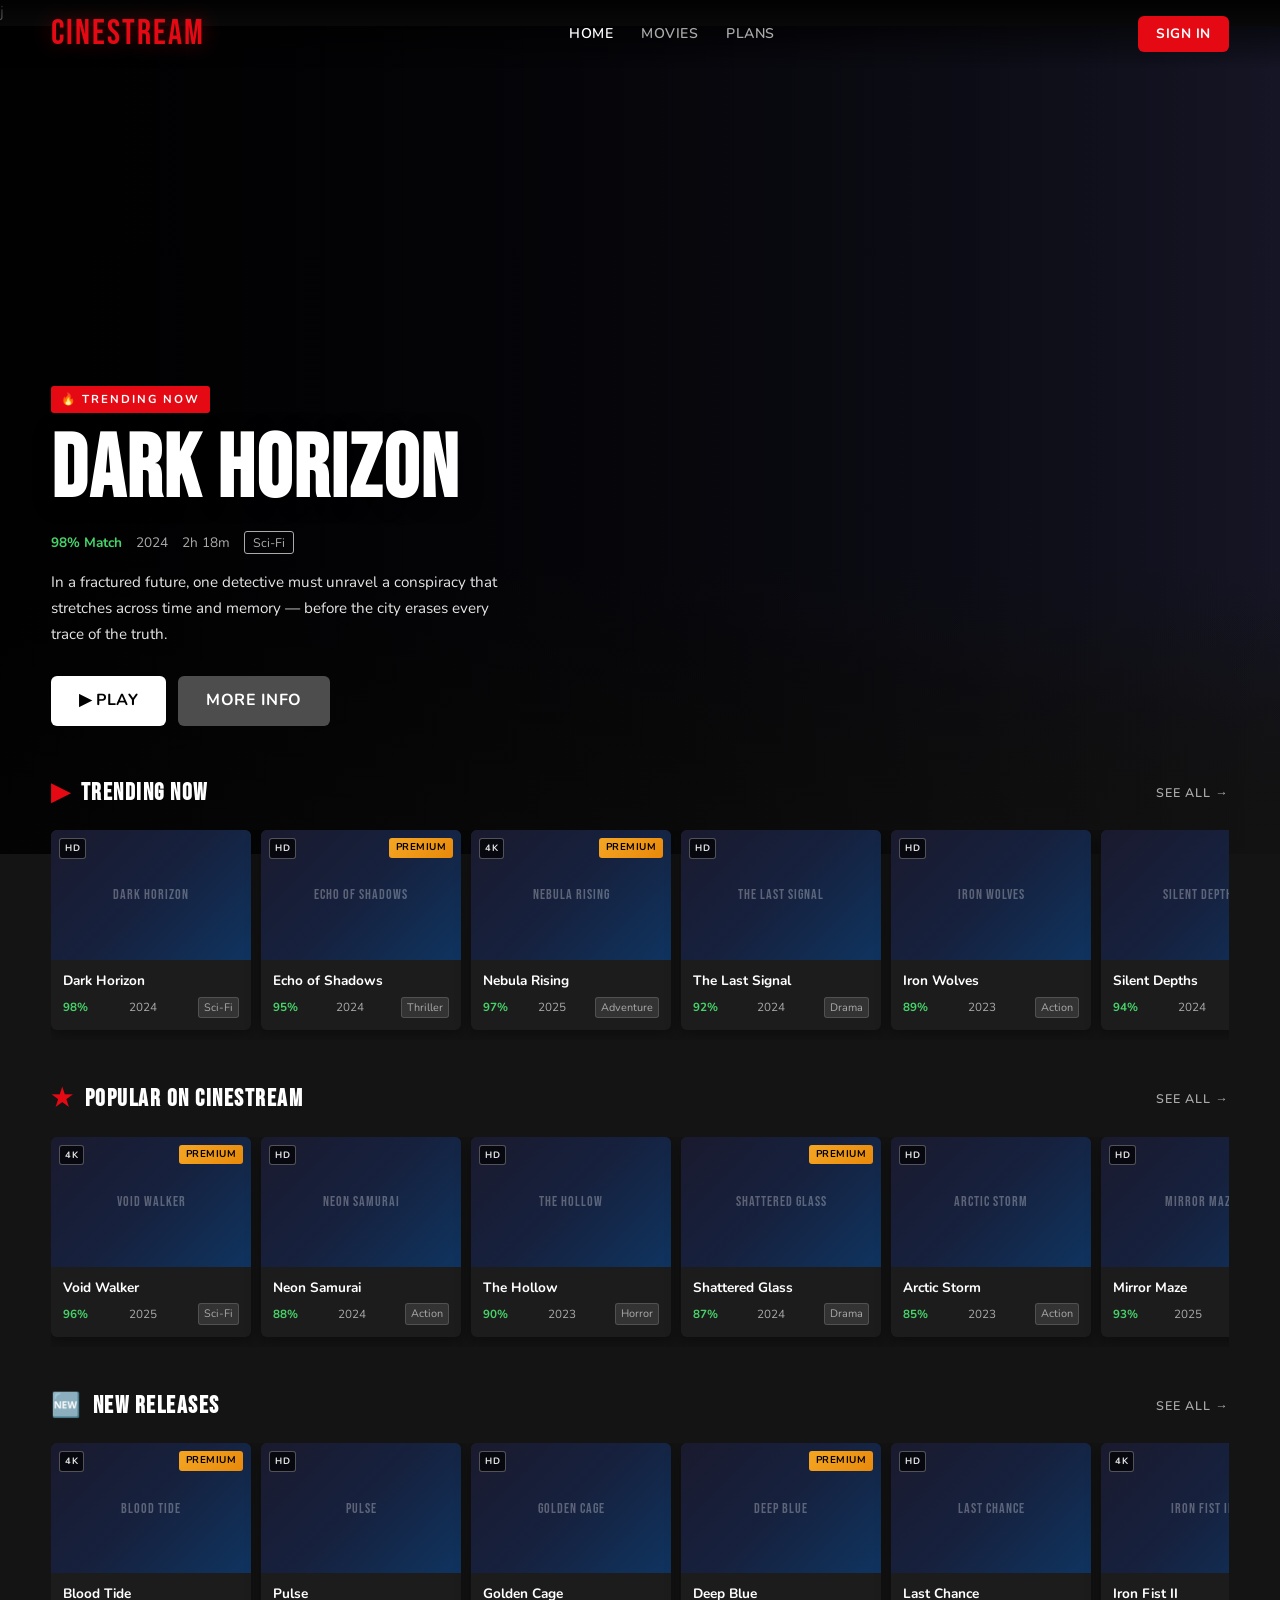
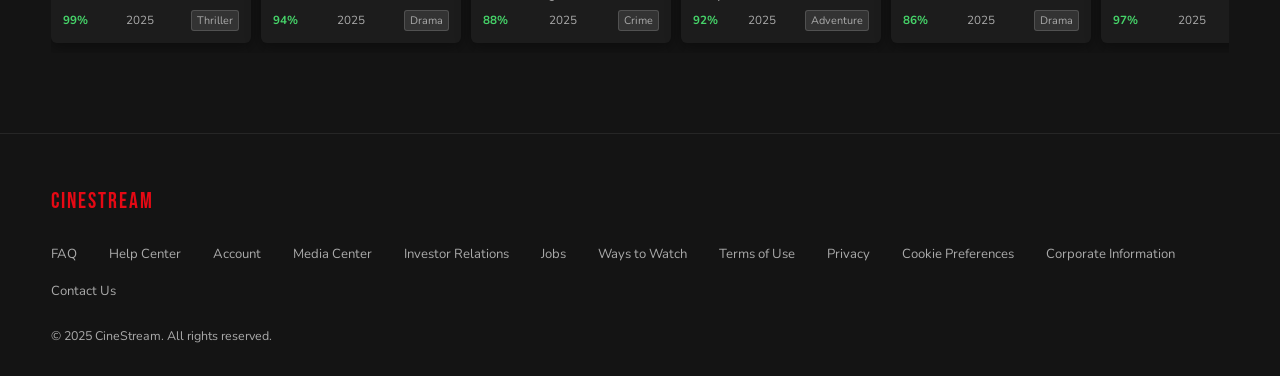
<file: index.html>
j<!DOCTYPE html>

<html lang="en">
<head>
  <meta charset="UTF-8" />
  <meta name="viewport" content="width=device-width, initial-scale=1.0" />
  <title>CineStream — Watch Movies & Shows</title>
  <link rel="stylesheet" href="css/style.css" />
  <link rel="stylesheet" href="css/movie.css" />
</head>
<body>

<!-- ===== NAVBAR ===== -->
<nav class="navbar" id="navbar">
  <a href="index.html" class="navbar-logo">CINESTREAM</a>

  <ul class="navbar-links">
    <li><a href="index.html" class="active">Home</a></li>
    <li><a href="category.html">Movies</a></li>
    <!-- <li><a href="category.html?genre=series">Series</a></li> -->
    <li><a href="subscription.html">Plans</a></li>
  </ul>

  <div class="navbar-right">
    
    <a href="login.html" class="btn-login">Sign In</a>

  
  </div>
</nav>

<!-- ===== HERO BANNER ===== -->
<section class="hero">
  <div class="hero-bg" id="heroBg"></div>
  <div class="hero-gradient"></div>

  <div class="hero-content">
    <span class="hero-badge">🔥 Trending Now</span>
    <h1 class="hero-title">DARK HORIZON</h1>

    <div class="hero-meta">
      <span class="rating">98% Match</span>
      <span class="year">2024</span>
      <span class="duration">2h 18m</span>
      <span class="genre">Sci-Fi</span>
    </div>

    <p class="hero-desc">
      In a fractured future, one detective must unravel a conspiracy that stretches
      across time and memory — before the city erases every trace of the truth.
    </p>

    <div class="hero-buttons">
      <a href="watch.php?id=1" class="btn-primary">▶ Play</a>
      <a href="movie.html?id=1" class="btn-secondary">More Info</a>
    </div>
  </div>
</section>

<!-- ===== MAIN CONTENT ===== -->
<main class="page-wrapper" style="padding-top: 0;">

  <!-- Row 1: Trending -->
  <section class="content-section" style="margin-top: -80px;">
    <h2 class="section-title">
      <span class="title-accent">▶</span> Trending Now
      <a href="category.html" class="see-all">See All →</a>
    </h2>
    <div class="movie-row-wrapper">
      <button class="scroll-btn left" aria-label="Scroll left">&#8249;</button>
      <div class="movie-row" id="trendingRow">

        <!-- Movie Card 1 -->
        <div class="movie-card" onclick="location.href='movie.html?id=1'">
          <div class="card-poster-placeholder">DARK HORIZON</div>
          <span class="hd-badge">HD</span>
          <div class="card-body">
            <div class="card-title">Dark Horizon</div>
            <div class="card-meta">
              <span class="match">98%</span>
              <span class="year">2024</span>
              <span class="card-badge">Sci-Fi</span>
            </div>
          </div>
        </div>

        <!-- Movie Card 2 -->
        <div class="movie-card" onclick="location.href='movie.html?id=2'">
          <div class="card-poster-placeholder">ECHO OF SHADOWS</div>
          <span class="hd-badge">HD</span>
          <span class="premium-badge">PREMIUM</span>
          <div class="lock-overlay">🔒</div>
          <div class="card-body">
            <div class="card-title">Echo of Shadows</div>
            <div class="card-meta">
              <span class="match">95%</span>
              <span class="year">2024</span>
              <span class="card-badge">Thriller</span>
            </div>
          </div>
        </div>

        <!-- Movie Card 3 -->
        <div class="movie-card" onclick="location.href='movie.html?id=3'">
          <div class="card-poster-placeholder">NEBULA RISING</div>
          <span class="hd-badge">4K</span>
          <span class="premium-badge">PREMIUM</span>
          <div class="lock-overlay">🔒</div>
          <div class="card-body">
            <div class="card-title">Nebula Rising</div>
            <div class="card-meta">
              <span class="match">97%</span>
              <span class="year">2025</span>
              <span class="card-badge">Adventure</span>
            </div>
          </div>
        </div>

        <!-- Movie Card 4 -->
        <div class="movie-card" onclick="location.href='movie.html?id=4'">
          <div class="card-poster-placeholder">THE LAST SIGNAL</div>
          <span class="hd-badge">HD</span>
          <div class="card-body">
            <div class="card-title">The Last Signal</div>
            <div class="card-meta">
              <span class="match">92%</span>
              <span class="year">2024</span>
              <span class="card-badge">Drama</span>
            </div>
          </div>
        </div>

        <!-- Movie Card 5 -->
        <div class="movie-card" onclick="location.href='movie.html?id=5'">
          <div class="card-poster-placeholder">IRON WOLVES</div>
          <span class="hd-badge">HD</span>
          <div class="card-body">
            <div class="card-title">Iron Wolves</div>
            <div class="card-meta">
              <span class="match">89%</span>
              <span class="year">2023</span>
              <span class="card-badge">Action</span>
            </div>
          </div>
        </div>

        <!-- Movie Card 6 -->
        <div class="movie-card" onclick="location.href='movie.html?id=6'">
          <div class="card-poster-placeholder">SILENT DEPTHS</div>
          <span class="premium-badge">PREMIUM</span>
          <div class="lock-overlay">🔒</div>
          <div class="card-body">
            <div class="card-title">Silent Depths</div>
            <div class="card-meta">
              <span class="match">94%</span>
              <span class="year">2024</span>
              <span class="card-badge">Horror</span>
            </div>
          </div>
        </div>

        <!-- Movie Card 7 -->
        <div class="movie-card" onclick="location.href='movie.html?id=7'">
          <div class="card-poster-placeholder">CRIMSON DAWN</div>
          <span class="hd-badge">HD</span>
          <div class="card-body">
            <div class="card-title">Crimson Dawn</div>
            <div class="card-meta">
              <span class="match">91%</span>
              <span class="year">2023</span>
              <span class="card-badge">Action</span>
            </div>
          </div>
        </div>

        <!-- Movie Card 8 -->
        <div class="movie-card" onclick="location.href='movie.html?id=8'">
          <div class="card-poster-placeholder">FORGOTTEN CITY</div>
          <span class="hd-badge">HD</span>
          <span class="premium-badge">PREMIUM</span>
          <div class="lock-overlay">🔒</div>
          <div class="card-body">
            <div class="card-title">Forgotten City</div>
            <div class="card-meta">
              <span class="match">93%</span>
              <span class="year">2025</span>
              <span class="card-badge">Mystery</span>
            </div>
          </div>
        </div>

      </div>
      <button class="scroll-btn right" aria-label="Scroll right">&#8250;</button>
    </div>
  </section>

  <!-- Row 2: Popular -->
  <section class="content-section">
    <h2 class="section-title">
      <span class="title-accent">★</span> Popular on CineStream
      <a href="category.html" class="see-all">See All →</a>
    </h2>
    <div class="movie-row-wrapper">
      <button class="scroll-btn left">&#8249;</button>
      <div class="movie-row">

        <div class="movie-card" onclick="location.href='movie.html?id=9'">
          <div class="card-poster-placeholder">VOID WALKER</div>
          <span class="hd-badge">4K</span>
          <span class="premium-badge">PREMIUM</span>
          <div class="lock-overlay">🔒</div>
          <div class="card-body">
            <div class="card-title">Void Walker</div>
            <div class="card-meta"><span class="match">96%</span><span class="year">2025</span><span class="card-badge">Sci-Fi</span></div>
          </div>
        </div>

        <div class="movie-card" onclick="location.href='movie.html?id=10'">
          <div class="card-poster-placeholder">NEON SAMURAI</div>
          <span class="hd-badge">HD</span>
          <div class="card-body">
            <div class="card-title">Neon Samurai</div>
            <div class="card-meta"><span class="match">88%</span><span class="year">2024</span><span class="card-badge">Action</span></div>
          </div>
        </div>

        <div class="movie-card" onclick="location.href='movie.html?id=11'">
          <div class="card-poster-placeholder">THE HOLLOW</div>
          <span class="hd-badge">HD</span>
          <div class="card-body">
            <div class="card-title">The Hollow</div>
            <div class="card-meta"><span class="match">90%</span><span class="year">2023</span><span class="card-badge">Horror</span></div>
          </div>
        </div>

        <div class="movie-card" onclick="location.href='movie.html?id=12'">
          <div class="card-poster-placeholder">SHATTERED GLASS</div>
          <span class="premium-badge">PREMIUM</span>
          <div class="lock-overlay">🔒</div>
          <div class="card-body">
            <div class="card-title">Shattered Glass</div>
            <div class="card-meta"><span class="match">87%</span><span class="year">2024</span><span class="card-badge">Drama</span></div>
          </div>
        </div>

        <div class="movie-card" onclick="location.href='movie.html?id=13'">
          <div class="card-poster-placeholder">ARCTIC STORM</div>
          <span class="hd-badge">HD</span>
          <div class="card-body">
            <div class="card-title">Arctic Storm</div>
            <div class="card-meta"><span class="match">85%</span><span class="year">2023</span><span class="card-badge">Action</span></div>
          </div>
        </div>

        <div class="movie-card" onclick="location.href='movie.html?id=14'">
          <div class="card-poster-placeholder">MIRROR MAZE</div>
          <span class="hd-badge">HD</span>
          <span class="premium-badge">PREMIUM</span>
          <div class="lock-overlay">🔒</div>
          <div class="card-body">
            <div class="card-title">Mirror Maze</div>
            <div class="card-meta"><span class="match">93%</span><span class="year">2025</span><span class="card-badge">Mystery</span></div>
          </div>
        </div>

        <div class="movie-card" onclick="location.href='movie.html?id=15'">
          <div class="card-poster-placeholder">SOLAR WIND</div>
          <span class="hd-badge">4K</span>
          <div class="card-body">
            <div class="card-title">Solar Wind</div>
            <div class="card-meta"><span class="match">91%</span><span class="year">2024</span><span class="card-badge">Sci-Fi</span></div>
          </div>
        </div>

      </div>
      <button class="scroll-btn right">&#8250;</button>
    </div>
  </section>

  <!-- Row 3: New Releases -->
  <section class="content-section">
    <h2 class="section-title">
      <span class="title-accent">🆕</span> New Releases
      <a href="category.html" class="see-all">See All →</a>
    </h2>
    <div class="movie-row-wrapper">
      <button class="scroll-btn left">&#8249;</button>
      <div class="movie-row">

        <div class="movie-card" onclick="location.href='movie.html?id=16'">
          <div class="card-poster-placeholder">BLOOD TIDE</div>
          <span class="hd-badge">4K</span>
          <span class="premium-badge">PREMIUM</span>
          <div class="lock-overlay">🔒</div>
          <div class="card-body">
            <div class="card-title">Blood Tide</div>
            <div class="card-meta"><span class="match">99%</span><span class="year">2025</span><span class="card-badge">Thriller</span></div>
          </div>
        </div>

        <div class="movie-card" onclick="location.href='movie.html?id=17'">
          <div class="card-poster-placeholder">PULSE</div>
          <span class="hd-badge">HD</span>
          <div class="card-body">
            <div class="card-title">Pulse</div>
            <div class="card-meta"><span class="match">94%</span><span class="year">2025</span><span class="card-badge">Drama</span></div>
          </div>
        </div>

        <div class="movie-card" onclick="location.href='movie.html?id=18'">
          <div class="card-poster-placeholder">GOLDEN CAGE</div>
          <span class="hd-badge">HD</span>
          <div class="card-body">
            <div class="card-title">Golden Cage</div>
            <div class="card-meta"><span class="match">88%</span><span class="year">2025</span><span class="card-badge">Crime</span></div>
          </div>
        </div>

        <div class="movie-card" onclick="location.href='movie.html?id=19'">
          <div class="card-poster-placeholder">DEEP BLUE</div>
          <span class="premium-badge">PREMIUM</span>
          <div class="lock-overlay">🔒</div>
          <div class="card-body">
            <div class="card-title">Deep Blue</div>
            <div class="card-meta"><span class="match">92%</span><span class="year">2025</span><span class="card-badge">Adventure</span></div>
          </div>
        </div>

        <div class="movie-card" onclick="location.href='movie.html?id=20'">
          <div class="card-poster-placeholder">LAST CHANCE</div>
          <span class="hd-badge">HD</span>
          <div class="card-body">
            <div class="card-title">Last Chance</div>
            <div class="card-meta"><span class="match">86%</span><span class="year">2025</span><span class="card-badge">Drama</span></div>
          </div>
        </div>

        <div class="movie-card" onclick="location.href='movie.html?id=21'">
          <div class="card-poster-placeholder">IRON FIST II</div>
          <span class="hd-badge">4K</span>
          <span class="premium-badge">PREMIUM</span>
          <div class="lock-overlay">🔒</div>
          <div class="card-body">
            <div class="card-title">Iron Fist II</div>
            <div class="card-meta"><span class="match">97%</span><span class="year">2025</span><span class="card-badge">Action</span></div>
          </div>
        </div>

      </div>
      <button class="scroll-btn right">&#8250;</button>
    </div>
  </section>

</main>

<!-- ===== FOOTER ===== -->
<footer>
  <a href="index.html" style="font-family: var(--font-display); font-size: 1.4rem; color: var(--red); letter-spacing: 2px; display: block; margin-bottom: 24px;">CINESTREAM</a>
  <div class="footer-links">
    <a href="#">FAQ</a>
    <a href="#">Help Center</a>
    <a href="#">Account</a>
    <a href="#">Media Center</a>
    <a href="#">Investor Relations</a>
    <a href="#">Jobs</a>
    <a href="#">Ways to Watch</a>
    <a href="#">Terms of Use</a>
    <a href="#">Privacy</a>
    <a href="#">Cookie Preferences</a>
    <a href="#">Corporate Information</a>
    <a href="#">Contact Us</a>
  </div>
  <div class="footer-bottom">
    &copy; 2025 CineStream. All rights reserved.
  </div>
</footer>

<script src="js/script.js"></script>
</body>
</html>
</file>
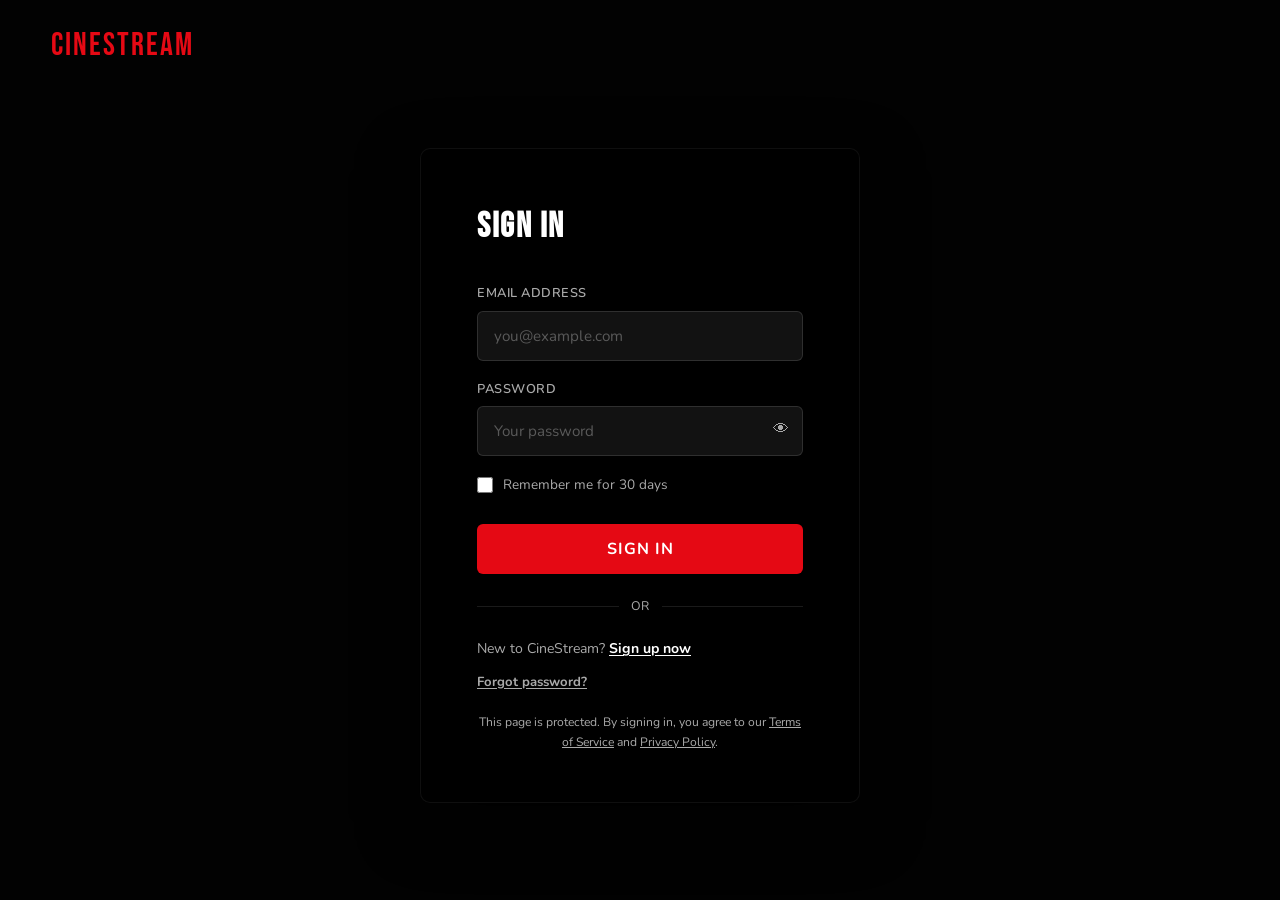
<file: login.html>
<!DOCTYPE html>

<html lang="en">
<head>
  <meta charset="UTF-8" />
  <meta name="viewport" content="width=device-width, initial-scale=1.0" />
  <title>Sign In — CineStream</title>
  <link rel="stylesheet" href="css/style.css" />
  <link rel="stylesheet" href="css/auth.css" />
</head>
<body class="auth-page">

  <!-- Background overlay -->
  <div class="auth-bg"></div>

  <!-- Navbar -->
  <nav class="auth-nav">
    <a href="index.html" class="logo">CINESTREAM</a>
  </nav>

  <!-- Login Form Container -->
  <div class="auth-container">
    <div class="auth-card">

      <h1>Sign In</h1>

      
      <div class="alert alert-error" id="alertBox" style="display:none;"></div>

      <form action="php/login.php" method="POST" id="loginForm">

        <div class="form-group">
          <label for="email">Email Address</label>
          <input
            type="email"
            id="email"
            name="email"
            placeholder="you@example.com"
            required
            autocomplete="email"
          />
        </div>

        <div class="form-group">
          <label for="password">Password</label>
          <input
            type="password"
            id="password"
            name="password"
            placeholder="Your password"
            required
            autocomplete="current-password"
          />
          <span class="toggle-pass" title="Show/hide password">👁</span>
        </div>

        <!-- Remember me checkbox -->
        <label class="form-check" style="margin-bottom: 20px;">
          <input type="checkbox" name="remember" value="1" />
          Remember me for 30 days
        </label>

        <button type="submit" class="btn-auth">Sign In</button>

      </form>

      <div class="auth-divider"><span>OR</span></div>

      <p class="auth-link">
        New to CineStream? <a href="register.html">Sign up now</a>
      </p>

      <p class="auth-link" style="margin-top: 10px;">
        <a href="#" style="color: var(--text-muted); font-size: 0.82rem;">Forgot password?</a>
      </p>

      <p class="terms-text">
        This page is protected. By signing in, you agree to our
        <a href="#">Terms of Service</a> and <a href="#">Privacy Policy</a>.
      </p>

    </div>
  </div>

  <script src="js/script.js"></script>
  <script>
    // Show URL error messages (e.g., ?error=invalid_credentials)
    const params = new URLSearchParams(window.location.search);
    const alertBox = document.getElementById('alertBox');

    if (params.get('error') === 'invalid') {
      alertBox.textContent = '❌ Invalid email or password. Please try again.';
      alertBox.style.display = 'block';
    } else if (params.get('error') === 'empty') {
      alertBox.textContent = '⚠️ Please fill in all fields.';
      alertBox.style.display = 'block';
    } else if (params.get('success') === 'registered') {
      alertBox.className = 'alert alert-success';
      alertBox.textContent = '✅ Account created! Please sign in.';
      alertBox.style.display = 'block';
    } else if (params.get('success') === 'loggedout') {
      alertBox.className = 'alert alert-info';
      alertBox.textContent = 'You have been signed out.';
      alertBox.style.display = 'block';
    }
  </script>
</body>
</html>
</file>
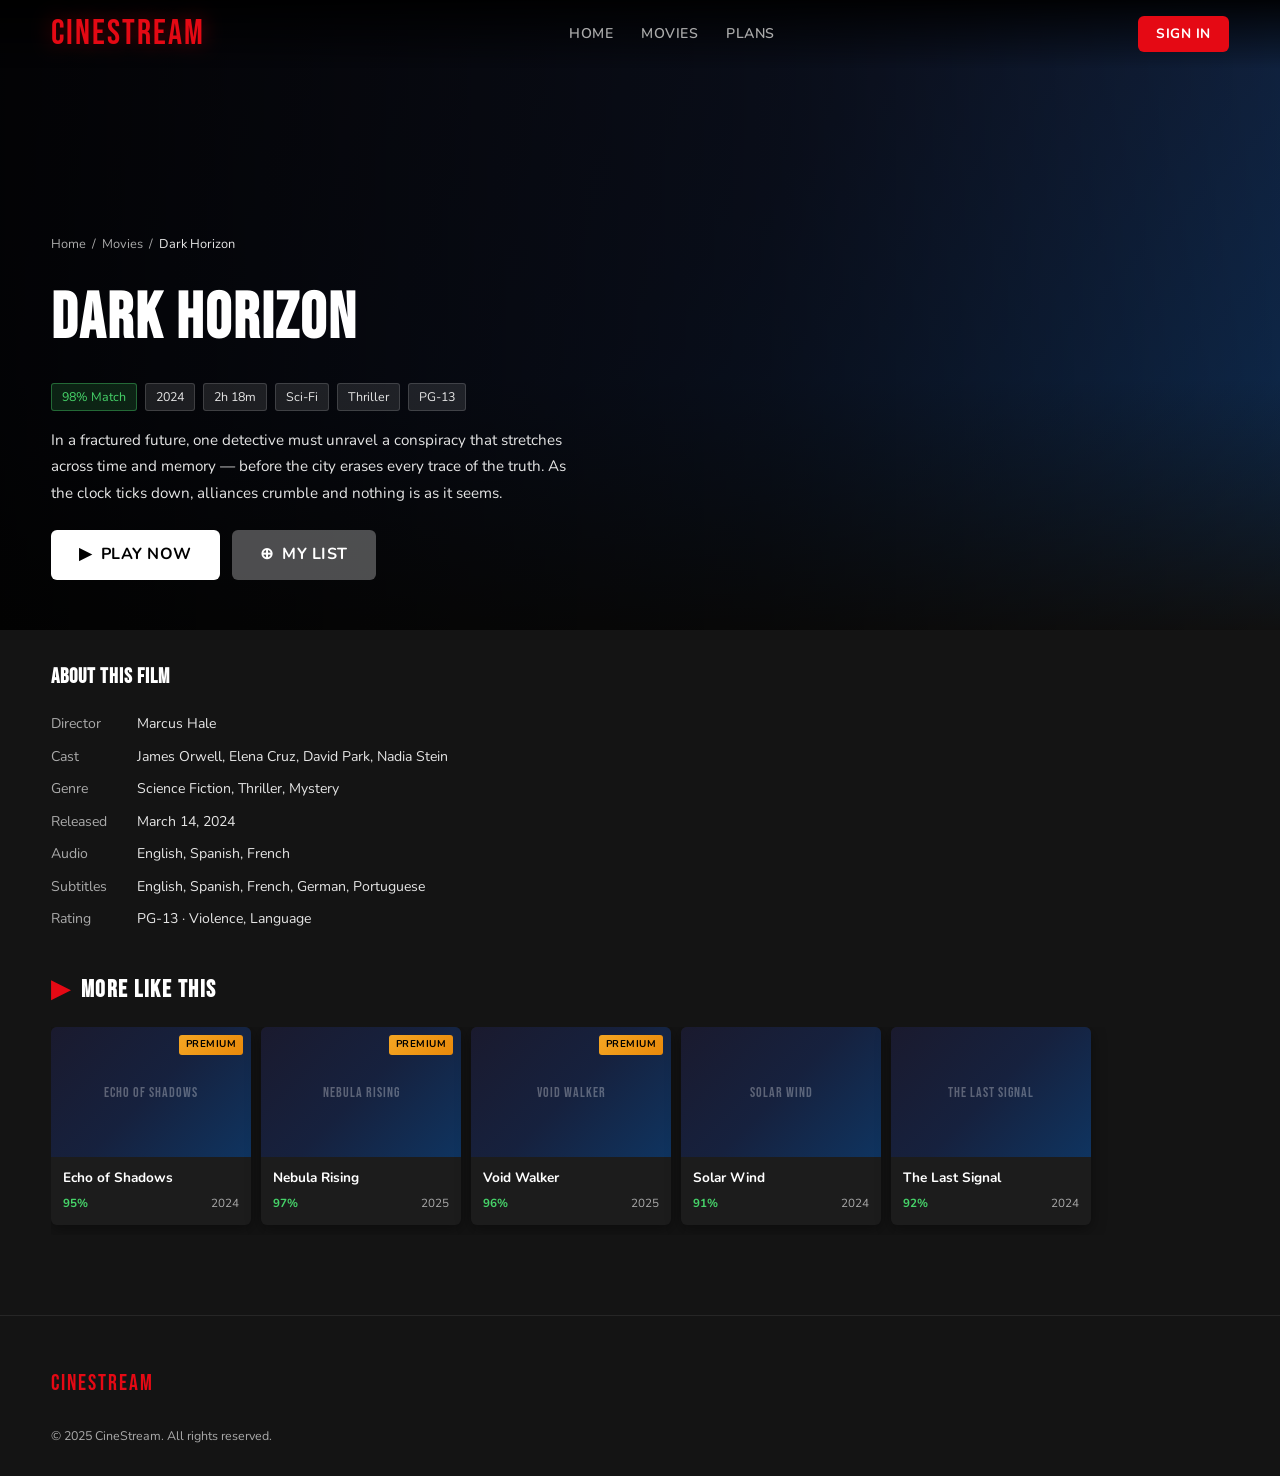
<file: movie.html>
<!DOCTYPE html>

<html lang="en">
<head>
  <meta charset="UTF-8" />
  <meta name="viewport" content="width=device-width, initial-scale=1.0" />
  <title>Dark Horizon — CineStream</title>
  <link rel="stylesheet" href="css/style.css" />
  <link rel="stylesheet" href="css/movie.css" />
</head>
<body>

<!-- ===== NAVBAR ===== -->
<nav class="navbar" id="navbar">
  <a href="index.html" class="navbar-logo">CINESTREAM</a>
  <ul class="navbar-links">
    <li><a href="index.html">Home</a></li>
    <li><a href="category.html">Movies</a></li>
    <!-- <li><a href="category.html?genre=series">Series</a></li> -->
    <li><a href="subscription.html">Plans</a></li>
  </ul>
  <div class="navbar-right">
    <a href="login.html" class="btn-login">Sign In</a>
  </div>
</nav>

<!-- ===== MOVIE DETAIL HERO ===== -->
<div class="movie-detail-hero" style="background: linear-gradient(135deg, #1a1a2e, #16213e, #0f3460);">
  <div class="hero-bg-color"></div>
  <div class="movie-detail-content">

    <!-- Breadcrumb -->
    <div style="font-size: 0.8rem; color: var(--text-muted); margin-bottom: 14px;">
      <a href="index.html" style="color: var(--text-muted);">Home</a>
      &nbsp;/&nbsp;
      <a href="category.html" style="color: var(--text-muted);">Movies</a>
      &nbsp;/&nbsp;
      <span style="color: var(--text);">Dark Horizon</span>
    </div>

    <h1 class="detail-title">DARK HORIZON</h1>

    <div class="detail-tags">
      <span class="detail-tag green">98% Match</span>
      <span class="detail-tag">2024</span>
      <span class="detail-tag">2h 18m</span>
      <span class="detail-tag">Sci-Fi</span>
      <span class="detail-tag">Thriller</span>
      <span class="detail-tag">PG-13</span>
    </div>

    <p class="detail-desc">
      In a fractured future, one detective must unravel a conspiracy that stretches across
      time and memory — before the city erases every trace of the truth. As the clock
      ticks down, alliances crumble and nothing is as it seems.
    </p>

    <div class="hero-buttons">
      <a href="watch.php?id=1" class="btn-primary">▶ &nbsp;Play Now</a>
      <a href="#more-like-this" class="btn-secondary">⊕ &nbsp;My List</a>
    </div>

  </div>
</div>

<!-- ===== MOVIE INFO ===== -->
<div class="page-wrapper" style="padding-top: 0;">
  <div class="movie-extra-info">

    <h2 style="font-family: var(--font-display); font-size: 1.3rem; letter-spacing: 1px; color: var(--white); margin-bottom: 20px;">About This Film</h2>

    <div class="info-row">
      <span class="info-label">Director</span>
      <span class="info-value">Marcus Hale</span>
    </div>
    <div class="info-row">
      <span class="info-label">Cast</span>
      <span class="info-value">James Orwell, Elena Cruz, David Park, Nadia Stein</span>
    </div>
    <div class="info-row">
      <span class="info-label">Genre</span>
      <span class="info-value">Science Fiction, Thriller, Mystery</span>
    </div>
    <div class="info-row">
      <span class="info-label">Released</span>
      <span class="info-value">March 14, 2024</span>
    </div>
    <div class="info-row">
      <span class="info-label">Audio</span>
      <span class="info-value">English, Spanish, French</span>
    </div>
    <div class="info-row">
      <span class="info-label">Subtitles</span>
      <span class="info-value">English, Spanish, French, German, Portuguese</span>
    </div>
    <div class="info-row">
      <span class="info-label">Rating</span>
      <span class="info-value">PG-13 · Violence, Language</span>
    </div>

  </div>

  <!-- More Like This -->
  <section class="content-section" id="more-like-this">
    <h2 class="section-title">
      <span class="title-accent">▶</span> More Like This
    </h2>
    <div class="movie-row-wrapper">
      <button class="scroll-btn left">&#8249;</button>
      <div class="movie-row">

        <div class="movie-card" onclick="location.href='movie.html?id=2'">
          <div class="card-poster-placeholder">ECHO OF SHADOWS</div>
          <span class="premium-badge">PREMIUM</span>
          <div class="lock-overlay">🔒</div>
          <div class="card-body">
            <div class="card-title">Echo of Shadows</div>
            <div class="card-meta"><span class="match">95%</span><span class="year">2024</span></div>
          </div>
        </div>

        <div class="movie-card" onclick="location.href='movie.html?id=3'">
          <div class="card-poster-placeholder">NEBULA RISING</div>
          <span class="premium-badge">PREMIUM</span>
          <div class="lock-overlay">🔒</div>
          <div class="card-body">
            <div class="card-title">Nebula Rising</div>
            <div class="card-meta"><span class="match">97%</span><span class="year">2025</span></div>
          </div>
        </div>

        <div class="movie-card" onclick="location.href='movie.html?id=9'">
          <div class="card-poster-placeholder">VOID WALKER</div>
          <span class="premium-badge">PREMIUM</span>
          <div class="lock-overlay">🔒</div>
          <div class="card-body">
            <div class="card-title">Void Walker</div>
            <div class="card-meta"><span class="match">96%</span><span class="year">2025</span></div>
          </div>
        </div>

        <div class="movie-card" onclick="location.href='movie.html?id=15'">
          <div class="card-poster-placeholder">SOLAR WIND</div>
          <div class="card-body">
            <div class="card-title">Solar Wind</div>
            <div class="card-meta"><span class="match">91%</span><span class="year">2024</span></div>
          </div>
        </div>

        <div class="movie-card" onclick="location.href='movie.html?id=4'">
          <div class="card-poster-placeholder">THE LAST SIGNAL</div>
          <div class="card-body">
            <div class="card-title">The Last Signal</div>
            <div class="card-meta"><span class="match">92%</span><span class="year">2024</span></div>
          </div>
        </div>

      </div>
      <button class="scroll-btn right">&#8250;</button>
    </div>
  </section>

</div>

<!-- Footer -->
<footer>
  <a href="index.html" style="font-family: var(--font-display); font-size: 1.4rem; color: var(--red); letter-spacing: 2px; display: block; margin-bottom: 24px;">CINESTREAM</a>
  <div class="footer-bottom">&copy; 2025 CineStream. All rights reserved.</div>
</footer>

<script src="js/script.js"></script>
</body>
</html>
</file>
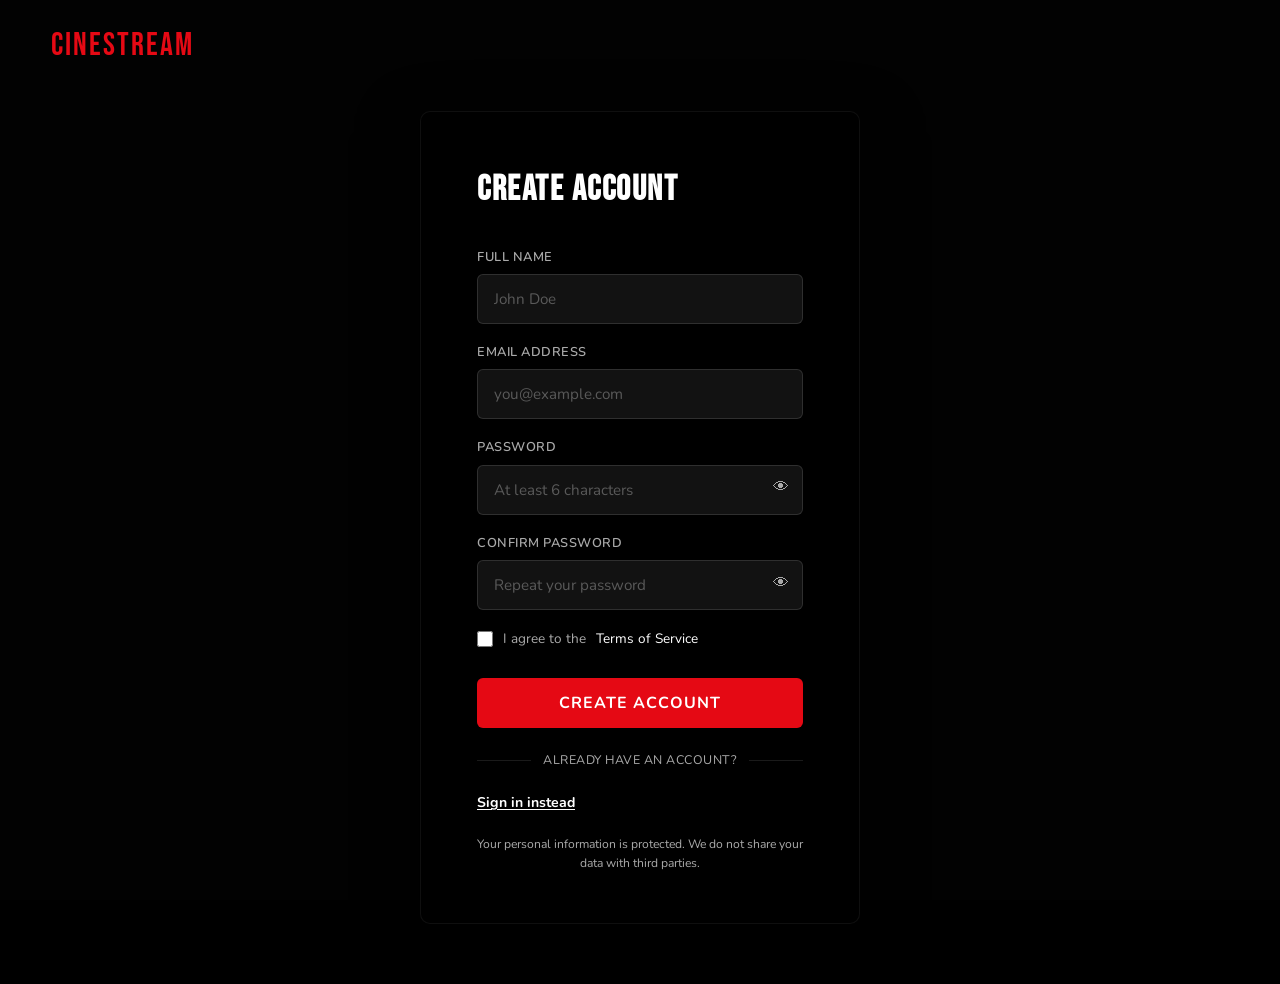
<file: register.html>
<!DOCTYPE html>

<html lang="en">
<head>
  <meta charset="UTF-8" />
  <meta name="viewport" content="width=device-width, initial-scale=1.0" />
  <title>Create Account — CineStream</title>
  <link rel="stylesheet" href="css/style.css" />
  <link rel="stylesheet" href="css/auth.css" />
</head>
<body class="auth-page">

  <!-- Background overlay -->
  <div class="auth-bg"></div>

  <!-- Navbar -->
  <nav class="auth-nav">
    <a href="index.html" class="logo">CINESTREAM</a>
  </nav>

  <!-- Register Form Container -->
  <div class="auth-container">
    <div class="auth-card">

      <h1>Create Account</h1>

      <!-- Alert box for errors (also populated by JavaScript) -->
      <div class="alert" id="alertBox" style="display:none;"></div>

      <!-- Registration Form — action goes to PHP file -->
      <form action="php/register.php" method="POST" id="registerForm">

        <div class="form-group">
          <label for="name">Full Name</label>
          <input
            type="text"
            id="name"
            name="name"
            placeholder="John Doe"
            required
            autocomplete="name"
          />
        </div>

        <div class="form-group">
          <label for="email">Email Address</label>
          <input
            type="email"
            id="email"
            name="email"
            placeholder="you@example.com"
            required
            autocomplete="email"
          />
        </div>

        <div class="form-group">
          <label for="password">Password</label>
          <input
            type="password"
            id="password"
            name="password"
            placeholder="At least 6 characters"
            required
            minlength="6"
            autocomplete="new-password"
          />
          <span class="toggle-pass" title="Show/hide password">👁</span>
        </div>

        <div class="form-group">
          <label for="confirm_password">Confirm Password</label>
          <input
            type="password"
            id="confirm_password"
            name="confirm_password"
            placeholder="Repeat your password"
            required
            autocomplete="new-password"
          />
          <span class="toggle-pass" title="Show/hide password">👁</span>
        </div>

        <!-- Terms checkbox -->
        <label class="form-check" style="margin-bottom: 20px;">
          <input type="checkbox" name="agree_terms" value="1" required />
          I agree to the <a href="#" style="color:var(--white);">Terms of Service</a>
        </label>

        <button type="submit" class="btn-auth">Create Account</button>

      </form>

      <div class="auth-divider"><span>ALREADY HAVE AN ACCOUNT?</span></div>

      <p class="auth-link">
        <a href="login.html">Sign in instead</a>
      </p>

      <p class="terms-text">
        Your personal information is protected. We do not share your data with third parties.
      </p>

    </div>
  </div>

  <script src="js/script.js"></script>
  <script>
    // Show URL error messages passed from PHP redirect
    const params = new URLSearchParams(window.location.search);
    const alertBox = document.getElementById('alertBox');

    if (params.get('error') === 'exists') {
      alertBox.className = 'alert alert-error';
      alertBox.textContent = '❌ An account with this email already exists.';
      alertBox.style.display = 'block';
    } else if (params.get('error') === 'mismatch') {
      alertBox.className = 'alert alert-error';
      alertBox.textContent = '❌ Passwords do not match.';
      alertBox.style.display = 'block';
    } else if (params.get('error') === 'short') {
      alertBox.className = 'alert alert-error';
      alertBox.textContent = '❌ Password must be at least 6 characters.';
      alertBox.style.display = 'block';
    } else if (params.get('error') === 'db') {
      alertBox.className = 'alert alert-error';
      alertBox.textContent = '❌ Database error. Please try again later.';
      alertBox.style.display = 'block';
    }
  </script>
</body>
</html>
</file>
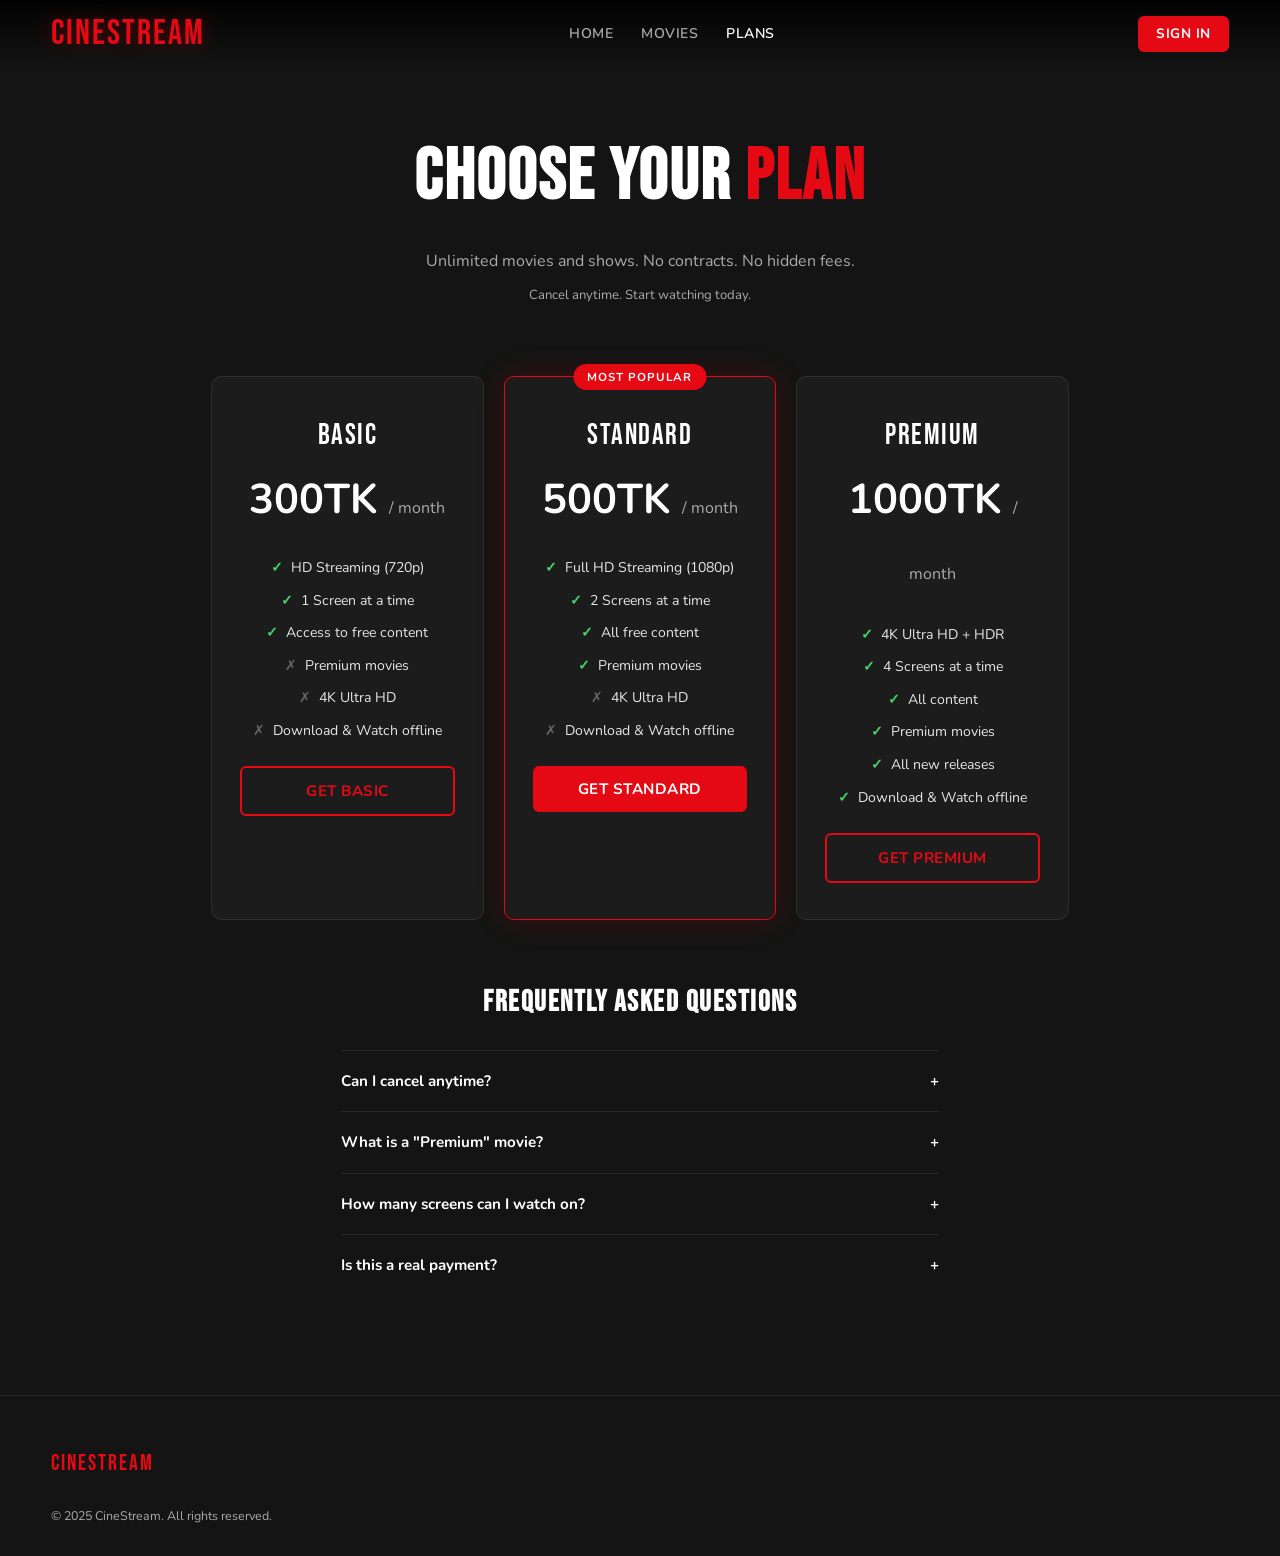
<file: subscription.html>
<!doctype html>

<html lang="en">
  <head>
    <meta charset="UTF-8" />
    <meta name="viewport" content="width=device-width, initial-scale=1.0" />
    <title>Choose Your Plan — CineStream</title>
    <link rel="stylesheet" href="css/style.css" />
    <link rel="stylesheet" href="css/movie.css" />
  </head>
  <body>
    <!-- ===== NAVBAR ===== -->
    <nav class="navbar scrolled" id="navbar">
      <a href="index.html" class="navbar-logo">CINESTREAM</a>
      <ul class="navbar-links">
        <li><a href="index.html">Home</a></li>
        <li><a href="category.html">Movies</a></li>
        <li><a href="subscription.html" class="active">Plans</a></li>
      </ul>
      <div class="navbar-right">
        <a href="login.html" class="btn-login">Sign In</a>
      </div>
    </nav>

    <!-- ===== SUBSCRIPTION HERO ===== -->
    <div class="subscription-hero">
      <h1>Choose Your <span style="color: var(--red)">Plan</span></h1>
      <p>Unlimited movies and shows. No contracts. No hidden fees.</p>
      <p style="font-size: 0.82rem; color: var(--text-muted)">
        Cancel anytime. Start watching today.
      </p>
    </div>

    <!-- ===== PLANS GRID ===== -->
    <div class="plans-grid">
      <!-- Plan 1: Basic -->
      <div class="plan-card">
        <div class="plan-name">Basic</div>
        <div class="plan-price">300TK <span>/ month</span></div>

        <ul class="plan-features">
          <li><span class="check">✓</span> HD Streaming (720p)</li>
          <li><span class="check">✓</span> 1 Screen at a time</li>
          <li><span class="check">✓</span> Access to free content</li>
          <li><span class="cross">✗</span> Premium movies</li>
          <li><span class="cross">✗</span> 4K Ultra HD</li>
          <li><span class="cross">✗</span> Download & Watch offline</li>
        </ul>

        <!-- Form to subscribe — posts plan to PHP -->
        <form action="php/subscribe.php" method="POST">
          <input type="hidden" name="plan" value="basic" />
          <button type="submit" class="btn-subscribe outline">Get Basic</button>
        </form>
      </div>

      <!-- Plan 2: Standard (Most Popular) -->
      <div class="plan-card popular">
        <span class="plan-badge">Most Popular</span>
        <div class="plan-name">Standard</div>
        <div class="plan-price">500TK <span>/ month</span></div>

        <ul class="plan-features">
          <li><span class="check">✓</span> Full HD Streaming (1080p)</li>
          <li><span class="check">✓</span> 2 Screens at a time</li>
          <li><span class="check">✓</span> All free content</li>
          <li><span class="check">✓</span> Premium movies</li>
          <li><span class="cross">✗</span> 4K Ultra HD</li>
          <li><span class="cross">✗</span> Download & Watch offline</li>
        </ul>

        <form action="php/subscribe.php" method="POST">
          <input type="hidden" name="plan" value="standard" />
          <button type="submit" class="btn-subscribe filled">
            Get Standard
          </button>
        </form>
      </div>

      <!-- Plan 3: Premium -->
      <div class="plan-card">
        <div class="plan-name">Premium</div>
        <div class="plan-price">1000TK <span>/ month</span></div>

        <ul class="plan-features">
          <li><span class="check">✓</span> 4K Ultra HD + HDR</li>
          <li><span class="check">✓</span> 4 Screens at a time</li>
          <li><span class="check">✓</span> All content</li>
          <li><span class="check">✓</span> Premium movies</li>
          <li><span class="check">✓</span> All new releases</li>
          <li><span class="check">✓</span> Download & Watch offline</li>
        </ul>

        <form action="php/subscribe.php" method="POST">
          <input type="hidden" name="plan" value="premium" />
          <button type="submit" class="btn-subscribe outline">
            Get Premium
          </button>
        </form>
      </div>
    </div>

    <!-- FAQ Section -->
    <div style="max-width: 700px; margin: 0 auto; padding: 0 4% 60px">
      <h2
        style="
          font-family: var(--font-display);
          font-size: 1.8rem;
          letter-spacing: 1.5px;
          color: var(--white);
          margin-bottom: 24px;
          text-align: center;
        "
      >
        Frequently Asked Questions
      </h2>

      <div style="border-top: 1px solid rgba(255, 255, 255, 0.08)">
        <details
          style="
            padding: 18px 0;
            border-bottom: 1px solid rgba(255, 255, 255, 0.08);
          "
        >
          <summary
            style="
              cursor: pointer;
              font-weight: 700;
              color: var(--white);
              font-size: 0.95rem;
              list-style: none;
              display: flex;
              justify-content: space-between;
            "
          >
            Can I cancel anytime? <span>+</span>
          </summary>
          <p
            style="
              margin-top: 12px;
              font-size: 0.88rem;
              color: var(--text-muted);
              line-height: 1.7;
            "
          >
            Yes. There are no contracts or commitments. You can cancel your
            subscription at any time, and you will not be charged after your
            current billing period ends.
          </p>
        </details>

        <details
          style="
            padding: 18px 0;
            border-bottom: 1px solid rgba(255, 255, 255, 0.08);
          "
        >
          <summary
            style="
              cursor: pointer;
              font-weight: 700;
              color: var(--white);
              font-size: 0.95rem;
              list-style: none;
              display: flex;
              justify-content: space-between;
            "
          >
            What is a "Premium" movie? <span>+</span>
          </summary>
          <p
            style="
              margin-top: 12px;
              font-size: 0.88rem;
              color: var(--text-muted);
              line-height: 1.7;
            "
          >
            Premium movies are our latest releases and exclusive titles,
            available only to Standard and Premium plan subscribers. They are
            marked with a gold PREMIUM badge on the poster.
          </p>
        </details>

        <details
          style="
            padding: 18px 0;
            border-bottom: 1px solid rgba(255, 255, 255, 0.08);
          "
        >
          <summary
            style="
              cursor: pointer;
              font-weight: 700;
              color: var(--white);
              font-size: 0.95rem;
              list-style: none;
              display: flex;
              justify-content: space-between;
            "
          >
            How many screens can I watch on? <span>+</span>
          </summary>
          <p
            style="
              margin-top: 12px;
              font-size: 0.88rem;
              color: var(--text-muted);
              line-height: 1.7;
            "
          >
            Basic: 1 screen. Standard: 2 screens simultaneously. Premium: 4
            screens simultaneously.
          </p>
        </details>

        <details style="padding: 18px 0">
          <summary
            style="
              cursor: pointer;
              font-weight: 700;
              color: var(--white);
              font-size: 0.95rem;
              list-style: none;
              display: flex;
              justify-content: space-between;
            "
          >
            Is this a real payment? <span>+</span>
          </summary>
          <p
            style="
              margin-top: 12px;
              font-size: 0.88rem;
              color: var(--text-muted);
              line-height: 1.7;
            "
          >
            No — this is a student project demo. No real payment is processed.
            Clicking "Subscribe" simply updates your account status in the
            database for demonstration purposes.
          </p>
        </details>
      </div>
    </div>

    <footer>
      <a
        href="index.html"
        style="
          font-family: var(--font-display);
          font-size: 1.4rem;
          color: var(--red);
          letter-spacing: 2px;
          display: block;
          margin-bottom: 24px;
        "
        >CINESTREAM</a
      >
      <div class="footer-bottom">
        &copy; 2025 CineStream. All rights reserved.
      </div>
    </footer>

    <script src="js/script.js"></script>
    <script>
      // Show success/error from PHP redirect
      const params = new URLSearchParams(window.location.search);
      if (params.get("success") === "subscribed") {
        const msg = document.createElement("div");
        msg.className = "alert alert-success";
        msg.style.cssText =
          "max-width:500px;margin:0 auto 20px;text-align:center;";
        msg.textContent =
          "✅ You are now subscribed! Enjoy unlimited streaming.";
        document.querySelector(".subscription-hero").appendChild(msg);
      } else if (params.get("error") === "login") {
        const msg = document.createElement("div");
        msg.className = "alert alert-error";
        msg.style.cssText =
          "max-width:500px;margin:0 auto 20px;text-align:center;";
        msg.innerHTML =
          '⚠️ Please <a href="login.html" style="color:inherit;font-weight:700;">sign in</a> first to subscribe.';
        document.querySelector(".subscription-hero").appendChild(msg);
      }
    </script>
  </body>
</html>
</file>
<file: css/style.css>
/* ===========================
   css/style.css — Main Layout
   =========================== */

/* --- Google Fonts Import --- */
@import url('https://fonts.googleapis.com/css2?family=Bebas+Neue&family=Nunito:wght@300;400;600;700&display=swap');

/* --- CSS Variables --- */
:root {
  --red: #e50914;
  --red-hover: #f40612;
  --dark: #141414;
  --dark2: #1a1a1a;
  --dark3: #222222;
  --card-bg: #1c1c1c;
  --text: #e5e5e5;
  --text-muted: #aaaaaa;
  --white: #ffffff;
  --font-display: 'Bebas Neue', sans-serif;
  --font-body: 'Nunito', sans-serif;
  --transition: 0.3s ease;
  --radius: 6px;
}

/* --- Reset & Base --- */
*, *::before, *::after {
  margin: 0;
  padding: 0;
  box-sizing: border-box;
}

html { scroll-behavior: smooth; }

body {
  background-color: var(--dark);
  color: var(--text);
  font-family: var(--font-body);
  font-size: 16px;
  line-height: 1.6;
  min-height: 100vh;
}

a {
  color: inherit;
  text-decoration: none;
  transition: color var(--transition);
}

img { max-width: 100%; display: block; }

ul { list-style: none; }

/* --- Navbar --- */
.navbar {
  position: fixed;
  top: 0; left: 0; right: 0;
  z-index: 1000;
  display: flex;
  align-items: center;
  justify-content: space-between;
  padding: 0 4%;
  height: 68px;
  background: linear-gradient(to bottom, rgba(0,0,0,0.9) 0%, transparent 100%);
  transition: background var(--transition);
}

.navbar.scrolled {
  background: rgba(20, 20, 20, 0.97);
  box-shadow: 0 2px 20px rgba(0,0,0,0.5);
}

.navbar-logo {
  font-family: var(--font-display);
  font-size: 2.2rem;
  color: var(--red);
  letter-spacing: 2px;
  text-shadow: 0 0 20px rgba(229,9,20,0.4);
}

.navbar-links {
  display: flex;
  align-items: center;
  gap: 28px;
}

.navbar-links a {
  font-size: 0.88rem;
  font-weight: 600;
  color: var(--text-muted);
  letter-spacing: 0.5px;
  text-transform: uppercase;
}

.navbar-links a:hover,
.navbar-links a.active {
  color: var(--white);
}

.navbar-right {
  display: flex;
  align-items: center;
  gap: 16px;
}

.btn-login {
  background: var(--red);
  color: var(--white) !important;
  padding: 7px 18px;
  border-radius: var(--radius);
  font-size: 0.85rem;
  font-weight: 700;
  text-transform: uppercase;
  letter-spacing: 0.5px;
  transition: background var(--transition), transform var(--transition);
}

.btn-login:hover {
  background: var(--red-hover);
  transform: scale(1.04);
}

.profile-icon {
  width: 34px; height: 34px;
  background: var(--red);
  border-radius: 4px;
  display: flex; align-items: center; justify-content: center;
  font-size: 0.8rem;
  font-weight: 700;
  cursor: pointer;
  position: relative;
}

.profile-dropdown {
  display: none;
  position: absolute;
  top: 44px; right: 0;
  background: rgba(20,20,20,0.97);
  border: 1px solid rgba(255,255,255,0.1);
  border-radius: var(--radius);
  min-width: 150px;
  padding: 8px 0;
  box-shadow: 0 8px 30px rgba(0,0,0,0.6);
}

.profile-icon:hover .profile-dropdown { display: block; }

.profile-dropdown a {
  display: block;
  padding: 9px 16px;
  font-size: 0.85rem;
  color: var(--text);
}

.profile-dropdown a:hover { background: rgba(255,255,255,0.07); color: var(--white); }

/* --- Hero Banner --- */
.hero {
  position: relative;
  height: 92vh;
  min-height: 550px;
  display: flex;
  align-items: flex-end;
  padding: 0 4% 10%;
  overflow: hidden;
}

.hero-bg {
  position: absolute;
  inset: 0;
  background: linear-gradient(
    to right,
    rgba(0,0,0,0.85) 0%,
    rgba(0,0,0,0.5) 50%,
    rgba(0,0,0,0.1) 100%
  ),
  linear-gradient(
    to top,
    rgba(20,20,20,1) 0%,
    transparent 30%
  ),
  url('https://via.placeholder.com/1920x1080/1a1a2e/e50914?text=') center/cover no-repeat;
  background-color: #1a1a2e;
}

.hero-bg-img {
  position: absolute;
  inset: 0;
  width: 100%; height: 100%;
  object-fit: cover;
  z-index: 0;
}

.hero-gradient {
  position: absolute;
  inset: 0;
  background: linear-gradient(
    to right, rgba(0,0,0,0.85) 0%, rgba(0,0,0,0.5) 55%, rgba(0,0,0,0.1) 100%
  ),
  linear-gradient(to top, rgba(20,20,20,1) 0%, transparent 35%);
  z-index: 1;
}

.hero-content {
  position: relative;
  z-index: 2;
  max-width: 580px;
}

.hero-badge {
  display: inline-block;
  background: var(--red);
  color: #fff;
  font-size: 0.72rem;
  font-weight: 700;
  letter-spacing: 2px;
  text-transform: uppercase;
  padding: 4px 10px;
  border-radius: 3px;
  margin-bottom: 14px;
}

.hero-title {
  font-family: var(--font-display);
  font-size: clamp(3rem, 7vw, 5.5rem);
  line-height: 1;
  color: var(--white);
  letter-spacing: 2px;
  text-shadow: 2px 4px 20px rgba(0,0,0,0.7);
  margin-bottom: 16px;
}

.hero-meta {
  display: flex;
  align-items: center;
  gap: 14px;
  margin-bottom: 16px;
  font-size: 0.85rem;
  color: var(--text-muted);
}

.hero-meta .rating { color: #46d369; font-weight: 700; }
.hero-meta .year, .hero-meta .duration { color: var(--text-muted); }
.hero-meta .genre {
  border: 1px solid var(--text-muted);
  padding: 1px 8px;
  border-radius: 3px;
  font-size: 0.78rem;
}

.hero-desc {
  font-size: 0.95rem;
  color: var(--text);
  line-height: 1.7;
  margin-bottom: 28px;
  max-width: 460px;
}

.hero-buttons {
  display: flex;
  gap: 12px;
  flex-wrap: wrap;
}

.btn-primary {
  display: inline-flex;
  align-items: center;
  gap: 8px;
  background: var(--white);
  color: #000 !important;
  padding: 12px 28px;
  border-radius: var(--radius);
  font-weight: 700;
  font-size: 1rem;
  cursor: pointer;
  border: none;
  transition: background var(--transition), transform var(--transition);
  text-transform: uppercase;
  letter-spacing: 0.5px;
}

.btn-primary:hover { background: rgba(255,255,255,0.85); transform: scale(1.03); }

.btn-secondary {
  display: inline-flex;
  align-items: center;
  gap: 8px;
  background: rgba(109,109,110,0.7);
  color: var(--white) !important;
  padding: 12px 28px;
  border-radius: var(--radius);
  font-weight: 700;
  font-size: 1rem;
  cursor: pointer;
  border: none;
  transition: background var(--transition);
  text-transform: uppercase;
  letter-spacing: 0.5px;
}

.btn-secondary:hover { background: rgba(109,109,110,0.5); }

/* --- Movie Row Section --- */
.content-section {
  padding: 0 4% 40px;
  position: relative;
  z-index: 2;
}

.section-title {
  font-family: var(--font-display);
  font-size: 1.5rem;
  letter-spacing: 1.5px;
  color: var(--white);
  margin-bottom: 18px;
  display: flex;
  align-items: center;
  gap: 10px;
}

.section-title .title-accent { color: var(--red); }

.section-title .see-all {
  margin-left: auto;
  font-family: var(--font-body);
  font-size: 0.78rem;
  font-weight: 600;
  color: var(--text-muted);
  text-transform: uppercase;
  letter-spacing: 1px;
  transition: color var(--transition);
}

.section-title .see-all:hover { color: var(--white); }

/* --- Movie Slider / Row --- */
.movie-row-wrapper {
  position: relative;
  overflow: hidden;
}

.movie-row {
  display: flex;
  gap: 10px;
  overflow-x: auto;
  scroll-behavior: smooth;
  padding-bottom: 10px;
  scrollbar-width: none;
}

.movie-row::-webkit-scrollbar { display: none; }

.scroll-btn {
  position: absolute;
  top: 0; bottom: 10px;
  width: 50px;
  background: rgba(0,0,0,0.5);
  border: none;
  color: var(--white);
  font-size: 1.4rem;
  cursor: pointer;
  z-index: 10;
  display: flex; align-items: center; justify-content: center;
  transition: background var(--transition);
  opacity: 0;
  transition: opacity var(--transition);
}

.movie-row-wrapper:hover .scroll-btn { opacity: 1; }
.scroll-btn:hover { background: rgba(0,0,0,0.8); }
.scroll-btn.left { left: 0; border-radius: 0 4px 4px 0; }
.scroll-btn.right { right: 0; border-radius: 4px 0 0 4px; }

/* --- Footer --- */
footer {
  padding: 50px 4% 30px;
  border-top: 1px solid rgba(255,255,255,0.08);
  margin-top: 40px;
}

.footer-links {
  display: flex;
  flex-wrap: wrap;
  gap: 16px 32px;
  margin-bottom: 24px;
}

.footer-links a {
  font-size: 0.82rem;
  color: var(--text-muted);
}

.footer-links a:hover { color: var(--white); }

.footer-bottom {
  font-size: 0.78rem;
  color: var(--text-muted);
}

/* --- General Utilities --- */
.page-wrapper {
  padding-top: 68px;
}

.lock-overlay {
  position: absolute;
  inset: 0;
  background: rgba(0,0,0,0.65);
  display: flex;
  align-items: center;
  justify-content: center;
  font-size: 1.6rem;
  color: rgba(255,255,255,0.7);
  opacity: 0;
  transition: opacity var(--transition);
  border-radius: var(--radius);
}

/* --- Responsive --- */
@media (max-width: 768px) {
  .navbar-links { display: none; }
  .hero { height: 75vh; padding-bottom: 12%; }
  .hero-title { font-size: 2.6rem; }
}
</file>
<file: css/movie.css>
/* ===========================
   css/movie.css — Movie Cards
   =========================== */

/* --- Movie Card --- */
.movie-card {
  flex: 0 0 200px;
  position: relative;
  border-radius: var(--radius);
  overflow: hidden;
  cursor: pointer;
  transition: transform 0.35s ease, z-index 0s 0.35s;
  background: var(--card-bg);
  box-shadow: 0 4px 15px rgba(0,0,0,0.4);
}

.movie-card:hover {
  transform: scale(1.08) translateY(-4px);
  z-index: 20;
  transition: transform 0.35s ease, z-index 0s;
  box-shadow: 0 12px 40px rgba(0,0,0,0.7);
}

.movie-card:hover .lock-overlay { opacity: 1; }
.movie-card:hover .card-info { opacity: 1; transform: translateY(0); }

.movie-card img {
  width: 100%;
  height: 130px;
  object-fit: cover;
  display: block;
  background: #222;
}

/* Placeholder gradient when no image */
.movie-card .card-poster-placeholder {
  width: 100%;
  height: 130px;
  background: linear-gradient(135deg, #1a1a2e 0%, #16213e 50%, #0f3460 100%);
  display: flex;
  align-items: center;
  justify-content: center;
  font-family: var(--font-display);
  font-size: 0.9rem;
  color: rgba(255,255,255,0.3);
  letter-spacing: 1px;
}

.movie-card .card-body {
  padding: 10px 12px 12px;
}

.movie-card .card-title {
  font-size: 0.85rem;
  font-weight: 700;
  color: var(--white);
  white-space: nowrap;
  overflow: hidden;
  text-overflow: ellipsis;
  margin-bottom: 5px;
}

.movie-card .card-meta {
  display: flex;
  align-items: center;
  justify-content: space-between;
  font-size: 0.73rem;
  color: var(--text-muted);
}

.card-meta .match { color: #46d369; font-weight: 700; }
.card-meta .year { color: var(--text-muted); }

.card-meta .card-badge {
  background: rgba(255,255,255,0.1);
  padding: 1px 5px;
  border-radius: 3px;
  font-size: 0.68rem;
  border: 1px solid rgba(255,255,255,0.15);
}

/* Hover info panel */
.card-info {
  position: absolute;
  bottom: 0; left: 0; right: 0;
  background: var(--card-bg);
  padding: 10px 12px;
  opacity: 0;
  transform: translateY(8px);
  transition: opacity 0.3s ease, transform 0.3s ease;
  display: none; /* shown via JS on larger screens */
}

/* --- Card action buttons (on hover) --- */
.card-actions {
  display: flex;
  gap: 6px;
  margin-top: 8px;
}

.card-btn {
  width: 28px; height: 28px;
  border-radius: 50%;
  border: 1.5px solid rgba(255,255,255,0.5);
  background: transparent;
  color: var(--white);
  font-size: 0.75rem;
  cursor: pointer;
  display: flex; align-items: center; justify-content: center;
  transition: border-color var(--transition), background var(--transition);
}

.card-btn:hover { border-color: var(--white); background: rgba(255,255,255,0.15); }
.card-btn.play {
  background: var(--white);
  border-color: var(--white);
  color: #000;
  font-size: 0.7rem;
}
.card-btn.play:hover { background: rgba(255,255,255,0.85); }

/* Premium badge */
.premium-badge {
  position: absolute;
  top: 8px; right: 8px;
  background: linear-gradient(135deg, #f5a623, #e8890a);
  color: #000;
  font-size: 0.62rem;
  font-weight: 700;
  padding: 2px 7px;
  border-radius: 3px;
  text-transform: uppercase;
  letter-spacing: 0.5px;
  z-index: 3;
}

/* HD badge */
.hd-badge {
  position: absolute;
  top: 8px; left: 8px;
  background: rgba(0,0,0,0.7);
  border: 1px solid rgba(255,255,255,0.3);
  color: var(--text);
  font-size: 0.58rem;
  font-weight: 700;
  padding: 2px 5px;
  border-radius: 3px;
  text-transform: uppercase;
  letter-spacing: 0.5px;
  z-index: 3;
}

/* --- Category Page Grid --- */
.movies-grid {
  display: grid;
  grid-template-columns: repeat(auto-fill, minmax(180px, 1fr));
  gap: 16px;
  padding: 0 4% 40px;
}

.movies-grid .movie-card {
  flex: unset;
  width: 100%;
}

/* --- Movie Detail Page --- */
.movie-detail-hero {
  position: relative;
  height: 70vh;
  min-height: 420px;
  display: flex;
  align-items: flex-end;
  padding: 0 4% 50px;
  overflow: hidden;
}

.movie-detail-hero .hero-bg-color {
  position: absolute;
  inset: 0;
  background: linear-gradient(
    to right, rgba(0,0,0,0.9) 0%, rgba(0,0,0,0.6) 60%, rgba(0,0,0,0.2) 100%
  ),
  linear-gradient(to top, rgba(20,20,20,1) 0%, transparent 40%);
  z-index: 1;
}

.movie-detail-content {
  position: relative;
  z-index: 2;
  max-width: 650px;
}

.detail-title {
  font-family: var(--font-display);
  font-size: clamp(2.5rem, 5vw, 4.5rem);
  letter-spacing: 2px;
  color: var(--white);
  margin-bottom: 12px;
}

.detail-tags {
  display: flex;
  flex-wrap: wrap;
  gap: 8px;
  margin-bottom: 16px;
}

.detail-tag {
  font-size: 0.78rem;
  padding: 3px 10px;
  border-radius: 3px;
  background: rgba(255,255,255,0.1);
  border: 1px solid rgba(255,255,255,0.15);
  color: var(--text);
}

.detail-tag.green { background: rgba(70,211,105,0.15); border-color: rgba(70,211,105,0.4); color: #46d369; }

.detail-desc {
  font-size: 0.95rem;
  line-height: 1.75;
  color: var(--text);
  margin-bottom: 24px;
  max-width: 520px;
}

/* Cast section */
.movie-extra-info {
  padding: 30px 4%;
}

.info-row {
  display: flex;
  gap: 6px;
  margin-bottom: 10px;
  font-size: 0.88rem;
}

.info-label { color: var(--text-muted); min-width: 80px; }
.info-value { color: var(--text); }

/* --- Subscription Page --- */
.subscription-hero {
  text-align: center;
  padding: 120px 4% 60px;
}

.subscription-hero h1 {
  font-family: var(--font-display);
  font-size: clamp(2.5rem, 6vw, 4.5rem);
  letter-spacing: 2px;
  color: var(--white);
  margin-bottom: 14px;
}

.subscription-hero p {
  font-size: 1rem;
  color: var(--text-muted);
  max-width: 500px;
  margin: 0 auto 10px;
}

.plans-grid {
  display: grid;
  grid-template-columns: repeat(auto-fit, minmax(260px, 1fr));
  gap: 20px;
  padding: 0 4% 60px;
  max-width: 960px;
  margin: 0 auto;
}

.plan-card {
  background: var(--card-bg);
  border: 1px solid rgba(255,255,255,0.08);
  border-radius: 10px;
  padding: 36px 28px;
  text-align: center;
  position: relative;
  transition: transform var(--transition), border-color var(--transition);
}

.plan-card:hover { transform: translateY(-6px); }

.plan-card.popular {
  border-color: var(--red);
  box-shadow: 0 0 30px rgba(229,9,20,0.2);
}

.plan-badge {
  position: absolute;
  top: -13px; left: 50%; transform: translateX(-50%);
  background: var(--red);
  color: #fff;
  font-size: 0.72rem;
  font-weight: 700;
  padding: 4px 14px;
  border-radius: 20px;
  text-transform: uppercase;
  letter-spacing: 1px;
}

.plan-name {
  font-family: var(--font-display);
  font-size: 1.8rem;
  letter-spacing: 1.5px;
  color: var(--white);
  margin-bottom: 8px;
}

.plan-price {
  font-size: 2.6rem;
  font-weight: 700;
  color: var(--white);
  margin-bottom: 4px;
}

.plan-price span { font-size: 1rem; color: var(--text-muted); font-weight: 400; }

.plan-features {
  margin: 24px 0;
  display: flex;
  flex-direction: column;
  gap: 10px;
}

.plan-features li {
  font-size: 0.88rem;
  color: var(--text);
  display: flex;
  align-items: center;
  justify-content: center;
  gap: 8px;
}

.plan-features li .check { color: #46d369; font-weight: 700; }
.plan-features li .cross { color: #666; }

.btn-subscribe {
  width: 100%;
  padding: 13px;
  border-radius: var(--radius);
  border: none;
  font-family: var(--font-body);
  font-size: 0.95rem;
  font-weight: 700;
  text-transform: uppercase;
  letter-spacing: 0.5px;
  cursor: pointer;
  transition: transform var(--transition), opacity var(--transition);
}

.btn-subscribe:hover { transform: scale(1.02); opacity: 0.9; }

.btn-subscribe.outline {
  background: transparent;
  border: 2px solid var(--red);
  color: var(--red);
}

.btn-subscribe.filled {
  background: var(--red);
  color: var(--white);
}

/* Watch / Player Page */
.watch-page {
  background: #000;
  min-height: 100vh;
  display: flex;
  flex-direction: column;
}

.video-container {
  width: 100%;
  max-width: 1100px;
  margin: 80px auto 0;
  padding: 0 20px;
}

.video-wrapper {
  position: relative;
  width: 100%;
  padding-top: 56.25%; /* 16:9 */
  background: #000;
  border-radius: var(--radius);
  overflow: hidden;
  box-shadow: 0 0 60px rgba(0,0,0,0.8);
}

.video-wrapper video,
.video-wrapper iframe {
  position: absolute;
  inset: 0;
  width: 100%; height: 100%;
  border: none;
}

.subscribe-wall {
  max-width: 500px;
  margin: 120px auto;
  text-align: center;
  padding: 50px 40px;
  background: var(--card-bg);
  border-radius: 12px;
  border: 1px solid rgba(255,255,255,0.08);
}

.subscribe-wall .lock-icon {
  font-size: 3.5rem;
  margin-bottom: 20px;
  display: block;
}

.subscribe-wall h2 {
  font-family: var(--font-display);
  font-size: 2rem;
  color: var(--white);
  margin-bottom: 12px;
  letter-spacing: 1px;
}

.subscribe-wall p { font-size: 0.92rem; color: var(--text-muted); margin-bottom: 24px; }

/* Category Page Filter */
.category-filter {
  display: flex;
  flex-wrap: wrap;
  gap: 10px;
  padding: 0 4% 30px;
}

.filter-btn {
  padding: 7px 18px;
  border-radius: 20px;
  border: 1px solid rgba(255,255,255,0.2);
  background: transparent;
  color: var(--text);
  font-family: var(--font-body);
  font-size: 0.82rem;
  cursor: pointer;
  transition: all var(--transition);
}

.filter-btn:hover,
.filter-btn.active {
  background: var(--red);
  border-color: var(--red);
  color: var(--white);
}

/* Responsive */
@media (max-width: 768px) {
  .movie-card { flex: 0 0 150px; }
  .movies-grid { grid-template-columns: repeat(auto-fill, minmax(140px, 1fr)); gap: 10px; }
  .plans-grid { grid-template-columns: 1fr; max-width: 380px; }
}
</file>
<file: css/auth.css>
/* ===========================
   css/auth.css — Login / Register
   =========================== */

/* --- Auth Page Layout --- */
.auth-page {
  min-height: 100vh;
  background-color: #000;
  display: flex;
  flex-direction: column;
  position: relative;
}

.auth-bg {
  position: fixed;
  inset: 0;
  background: url('https://via.placeholder.com/1920x1080/0d0d0d/111?text=') center/cover;
  background-color: #111;
  opacity: 0.4;
  z-index: 0;
}

/* Dark pattern overlay */
.auth-bg::after {
  content: '';
  position: absolute;
  inset: 0;
  background: rgba(0,0,0,0.65);
}

/* --- Auth Navbar --- */
.auth-nav {
  position: relative;
  z-index: 10;
  display: flex;
  align-items: center;
  justify-content: space-between;
  padding: 20px 4%;
}

.auth-nav .logo {
  font-family: var(--font-display);
  font-size: 2rem;
  color: var(--red);
  letter-spacing: 2px;
}

/* --- Auth Card / Form Container --- */
.auth-container {
  position: relative;
  z-index: 10;
  display: flex;
  align-items: center;
  justify-content: center;
  flex: 1;
  padding: 20px 16px 60px;
}

.auth-card {
  background: rgba(0, 0, 0, 0.82);
  backdrop-filter: blur(4px);
  border-radius: 10px;
  padding: 50px 56px;
  width: 100%;
  max-width: 440px;
  box-shadow: 0 20px 60px rgba(0,0,0,0.7);
  border: 1px solid rgba(255,255,255,0.06);
}

.auth-card h1 {
  font-family: var(--font-display);
  font-size: 2.2rem;
  letter-spacing: 1.5px;
  color: var(--white);
  margin-bottom: 28px;
}

/* --- Form Elements --- */
.form-group {
  margin-bottom: 18px;
  position: relative;
}

.form-group label {
  display: block;
  font-size: 0.8rem;
  font-weight: 600;
  color: var(--text-muted);
  text-transform: uppercase;
  letter-spacing: 0.5px;
  margin-bottom: 7px;
}

.form-group input {
  width: 100%;
  padding: 14px 16px;
  background: rgba(255,255,255,0.07);
  border: 1.5px solid rgba(255,255,255,0.12);
  border-radius: var(--radius);
  color: var(--white);
  font-family: var(--font-body);
  font-size: 0.95rem;
  outline: none;
  transition: border-color 0.25s ease, background 0.25s ease;
}

.form-group input::placeholder { color: rgba(255,255,255,0.3); }

.form-group input:focus {
  border-color: rgba(229,9,20,0.6);
  background: rgba(255,255,255,0.1);
}

/* Password toggle icon */
.toggle-pass {
  position: absolute;
  right: 14px;
  bottom: 14px;
  cursor: pointer;
  color: var(--text-muted);
  font-size: 1rem;
  user-select: none;
}

/* --- Submit Button --- */
.btn-auth {
  width: 100%;
  padding: 14px;
  margin-top: 8px;
  background: var(--red);
  color: var(--white);
  border: none;
  border-radius: var(--radius);
  font-family: var(--font-body);
  font-size: 1rem;
  font-weight: 700;
  text-transform: uppercase;
  letter-spacing: 1px;
  cursor: pointer;
  transition: background var(--transition), transform var(--transition);
}

.btn-auth:hover {
  background: var(--red-hover);
  transform: scale(1.01);
}

/* --- Helper Text / Links --- */
.auth-link {
  margin-top: 22px;
  font-size: 0.88rem;
  color: var(--text-muted);
}

.auth-link a {
  color: var(--white);
  font-weight: 700;
  text-decoration: underline;
  text-underline-offset: 2px;
}

.auth-link a:hover { color: var(--text-muted); }

/* --- Alert / Message Box --- */
.alert {
  padding: 11px 14px;
  border-radius: var(--radius);
  font-size: 0.85rem;
  margin-bottom: 18px;
  font-weight: 600;
}

.alert-error {
  background: rgba(229, 9, 20, 0.12);
  border: 1px solid rgba(229,9,20,0.4);
  color: #ff6b6b;
}

.alert-success {
  background: rgba(70,211,105,0.1);
  border: 1px solid rgba(70,211,105,0.4);
  color: #46d369;
}

.alert-info {
  background: rgba(255,255,255,0.05);
  border: 1px solid rgba(255,255,255,0.15);
  color: var(--text-muted);
}

/* --- Divider --- */
.auth-divider {
  display: flex;
  align-items: center;
  gap: 12px;
  margin: 22px 0;
}

.auth-divider::before,
.auth-divider::after {
  content: '';
  flex: 1;
  height: 1px;
  background: rgba(255,255,255,0.1);
}

.auth-divider span {
  font-size: 0.78rem;
  color: var(--text-muted);
  text-transform: uppercase;
  letter-spacing: 0.5px;
}

/* --- Terms text --- */
.terms-text {
  margin-top: 20px;
  font-size: 0.76rem;
  color: var(--text-muted);
  line-height: 1.6;
  text-align: center;
}

.terms-text a { color: var(--text-muted); text-decoration: underline; }

/* --- Checkbox --- */
.form-check {
  display: flex;
  align-items: center;
  gap: 10px;
  font-size: 0.85rem;
  color: var(--text-muted);
  cursor: pointer;
}

.form-check input[type="checkbox"] {
  width: 16px; height: 16px;
  accent-color: var(--red);
  cursor: pointer;
}

/* Responsive */
@media (max-width: 520px) {
  .auth-card { padding: 36px 24px; }
  .auth-card h1 { font-size: 1.8rem; }
}
</file>
